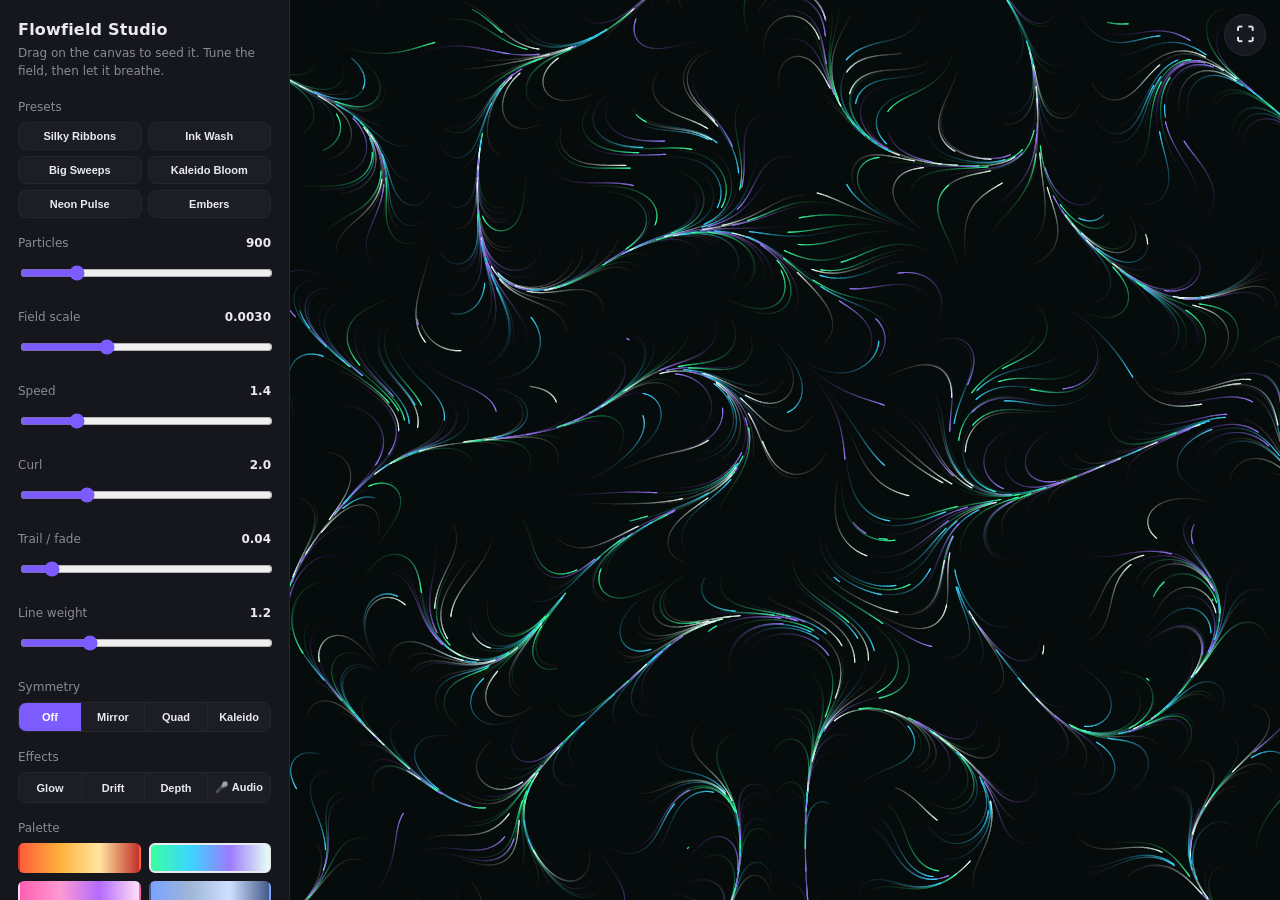
<file: index.html>
<!DOCTYPE html>
<html lang="en">
<head>
<meta charset="UTF-8" />
<meta name="viewport" content="width=device-width, initial-scale=1.0, maximum-scale=1.0, user-scalable=no" />
<title>Flowfield Studio — make something</title>
<style>
  :root {
    --bg: #0e0e12;
    --panel: #16161d;
    --ink: #e9e9f0;
    --muted: #8a8a99;
    --accent: #7c5cff;
    --rec: #ff4d5e;
    --line: #26262f;
  }
  * { box-sizing: border-box; -webkit-tap-highlight-color: transparent; }
  html, body { margin: 0; height: 100%; }
  body {
    background: var(--bg);
    color: var(--ink);
    font: 14px/1.5 ui-sans-serif, system-ui, -apple-system, "Segoe UI", Roboto, sans-serif;
    display: grid;
    grid-template-columns: 290px 1fr;
    height: 100vh;
    height: 100dvh;
    overflow: hidden;
  }
  aside {
    background: var(--panel);
    border-right: 1px solid var(--line);
    padding: 18px;
    overflow-y: auto;
    -webkit-overflow-scrolling: touch;
  }
  h1 { font-size: 16px; margin: 0 0 2px; letter-spacing: .2px; }
  .sub { color: var(--muted); font-size: 12px; margin: 0 0 18px; }
  .group { margin-bottom: 16px; }
  label { display: flex; justify-content: space-between; font-size: 12px; color: var(--muted); margin-bottom: 6px; }
  label b { color: var(--ink); font-weight: 600; font-variant-numeric: tabular-nums; }
  input[type=range] { width: 100%; accent-color: var(--accent); height: 26px; }
  .palettes { display: grid; grid-template-columns: repeat(2, 1fr); gap: 8px; }
  .swatch { height: 30px; border-radius: 6px; cursor: pointer; border: 2px solid transparent; position: relative; }
  .swatch.active { border-color: var(--ink); }
  .swatch.custom::after { content: '★'; position:absolute; top:1px; right:5px; font-size:10px; color:#000; mix-blend-mode: difference; }
  .custom-edit { margin-top: 10px; padding: 10px; background:#11111a; border:1px solid var(--line); border-radius:8px; }
  .chips { display:flex; gap:8px; flex-wrap:wrap; align-items:center; }
  .chips input[type=color] {
    width: 34px; height: 34px; padding:0; border:1px solid var(--line); border-radius:8px;
    background:none; cursor:pointer;
  }
  .chips input[type=color]::-webkit-color-swatch-wrapper { padding:2px; }
  .chips input[type=color]::-webkit-color-swatch { border:none; border-radius:6px; }
  .mini { font-size:11px; color:var(--muted); margin:0 0 8px; }
  .row { display: grid; grid-template-columns: 1fr 1fr; gap: 8px; }
  .presets { display:flex; flex-wrap:wrap; gap:6px; }
  .presets button { width:auto; flex:1 1 40%; padding:7px 8px; font-size:11px; }
  .seg { display:flex; border:1px solid var(--line); border-radius:8px; overflow:hidden; }
  .seg button { width:auto; flex:1; border:none; border-left:1px solid var(--line); border-radius:0; padding:8px 4px; font-size:11px; background:#1d1d26; }
  .seg button:first-child { border-left:none; }
  .seg button.on { background:var(--accent); color:#fff; }
  #gallery { display:grid; grid-template-columns:repeat(3,1fr); gap:6px; margin-top:8px; }
  .thumb { height:44px; border-radius:6px; background-size:cover; background-position:center; cursor:pointer; border:1px solid var(--line); }
  .thumb:hover { border-color:var(--accent); }
  button {
    width: 100%; padding: 11px; border: 1px solid var(--line); background: #1d1d26;
    color: var(--ink); border-radius: 8px; cursor: pointer; font-size: 13px; font-weight: 600;
    transition: background .12s, border-color .12s; touch-action: manipulation;
  }
  button:hover { background: #24242f; border-color: var(--accent); }
  button.primary { background: var(--accent); border-color: var(--accent); }
  button.primary:hover { filter: brightness(1.1); }
  button.rec-on { background: var(--rec); border-color: var(--rec); color:#fff; }
  .hint { color: var(--muted); font-size: 11px; margin-top: 14px; line-height: 1.6; }
  .hint kbd { background:#1d1d26; border:1px solid var(--line); border-radius:4px; padding:1px 5px; font-size:10px; }
  main { position: relative; }
  canvas { display: block; width: 100%; height: 100%; cursor: crosshair; touch-action: none; }
  .toast {
    position: absolute; left: 50%; bottom: 22px; transform: translateX(-50%);
    background: #1d1d26; border: 1px solid var(--line); padding: 8px 14px; border-radius: 8px;
    font-size: 12px; color: var(--muted); opacity: 0; transition: opacity .25s; pointer-events: none;
    max-width: 80%; text-align:center;
  }
  .toast.show { opacity: 1; }
  .fab {
    position:absolute; width:42px; height:42px; padding:0; border-radius:50%;
    display:flex; align-items:center; justify-content:center; font-size:18px;
    background:#1d1d26cc; backdrop-filter: blur(6px); border:1px solid var(--line);
  }
  #fullscreen { top:14px; right:14px; }
  #panelToggle { top:14px; left:14px; display:none; z-index:30; }
  .rec-dot { position:absolute; top:16px; left:50%; transform:translateX(-50%);
    display:none; align-items:center; gap:7px; font-size:12px; color:#fff;
    background:#000a; border:1px solid var(--rec); padding:5px 11px; border-radius:20px; }
  .rec-dot.show { display:flex; }
  .rec-dot i { width:9px; height:9px; border-radius:50%; background:var(--rec); animation:blink 1s infinite; }
  @keyframes blink { 50% { opacity:.25; } }

  @media (max-width: 720px) {
    body { grid-template-columns: 1fr; }
    aside {
      position: fixed; inset: 0 auto 0 0; width: min(86vw, 320px); z-index: 20;
      transform: translateX(-100%); transition: transform .25s ease; box-shadow: 0 0 40px #000a;
    }
    body.panel-open aside { transform: translateX(0); }
    #panelToggle { display:flex; }
    main { grid-column: 1; }
  }
</style>
</head>
<body>
<aside id="panel">
  <h1>Flowfield Studio</h1>
  <p class="sub">Drag on the canvas to seed it. Tune the field, then let it breathe.</p>

  <div class="group">
    <label>Presets</label>
    <div class="presets" id="presets"></div>
  </div>

  <div class="group">
    <label>Particles <b id="vCount">900</b></label>
    <input id="count" type="range" min="100" max="4000" step="50" value="900" />
  </div>
  <div class="group">
    <label>Field scale <b id="vScale">0.0030</b></label>
    <input id="scale" type="range" min="5" max="80" step="1" value="30" />
  </div>
  <div class="group">
    <label>Speed <b id="vSpeed">1.4</b></label>
    <input id="speed" type="range" min="2" max="60" step="1" value="14" />
  </div>
  <div class="group">
    <label>Curl <b id="vCurl">2.0</b></label>
    <input id="curl" type="range" min="0" max="80" step="1" value="20" />
  </div>
  <div class="group">
    <label>Trail / fade <b id="vFade">0.04</b></label>
    <input id="fade" type="range" min="0" max="40" step="1" value="4" />
  </div>
  <div class="group">
    <label>Line weight <b id="vWeight">1.2</b></label>
    <input id="weight" type="range" min="2" max="40" step="1" value="12" />
  </div>

  <div class="group">
    <label>Symmetry</label>
    <div class="seg" id="symSeg">
      <button data-sym="off" class="on">Off</button>
      <button data-sym="mirror">Mirror</button>
      <button data-sym="quad">Quad</button>
      <button data-sym="kaleido">Kaleido</button>
    </div>
  </div>

  <div class="group">
    <label>Effects</label>
    <div class="seg" id="fxSeg">
      <button data-fx="glow">Glow</button>
      <button data-fx="drift">Drift</button>
      <button data-fx="depth">Depth</button>
      <button data-fx="audio">🎤 Audio</button>
    </div>
  </div>

  <div class="group">
    <label>Palette</label>
    <div class="palettes" id="palettes"></div>
    <div class="custom-edit">
      <p class="mini">Your palette — tap a swatch to change it.</p>
      <div class="chips" id="chips"></div>
    </div>
    <button id="imgBtn" style="margin-top:10px">🖼 Paint from an image…</button>
    <input type="file" id="imgInput" accept="image/*" hidden />
  </div>

  <div class="group">
    <button id="writeModeBtn">✍️ Write with your finger</button>
    <p class="mini" style="margin-top:6px">Turn on, then draw on the canvas — your strokes linger crisply, then drift away into the flow.</p>
  </div>

  <div class="group">
    <button id="paintBtn">🖌 Paint mode (blank canvas)</button>
  </div>

  <div class="group row">
    <button id="reseed">Reseed</button>
    <button id="clear">Clear</button>
  </div>
  <div class="group row">
    <button id="play" class="primary">Pause</button>
    <button id="save">Save PNG</button>
  </div>
  <div class="group row">
    <button id="surprise">🎲 Surprise me</button>
    <button id="share">🔗 Share link</button>
  </div>
  <div class="group">
    <button id="record">● Record video</button>
  </div>

  <div class="group">
    <label>Gallery</label>
    <button id="saveLook">💾 Save this look</button>
    <div id="gallery"></div>
  </div>

  <p class="hint">
    <b style="color:var(--ink)">Tips</b><br>
    • Drag to inject particles where you click.<br>
    • <kbd>Space</kbd> play · <kbd>R</kbd> reseed · <kbd>C</kbd> clear · <kbd>S</kbd> save · <kbd>V</kbd> record · <kbd>F</kbd> fullscreen · <kbd>X</kbd> symmetry · <kbd>G</kbd> surprise.<br>
    • <b>🎤 Audio</b> reacts to your mic — play music and watch it pulse.<br>
    • <b>Glow</b> + dark palette = neon. <b>Drift</b> keeps the field alive.<br>
    • Click a gallery thumbnail to reload it · Shift-click to delete.
  </p>
</aside>

<main>
  <canvas id="c"></canvas>
  <button id="panelToggle" class="fab" title="Controls" aria-label="Toggle controls">☰</button>
  <button id="fullscreen" class="fab" title="Fullscreen (F)" aria-label="Fullscreen">⛶</button>
  <div class="rec-dot" id="recDot"><i></i><span id="recTime">REC 0:00</span></div>
  <div class="toast" id="toast"></div>
</main>

<script>
(() => {
  const canvas = document.getElementById('c');
  const ctx = canvas.getContext('2d', { alpha: false });
  let W, H, DPR;

  // ---- Palettes -------------------------------------------------------------
  const PALETTES = [
    { name: 'Ember',   bg: '#100a0a', cols: ['#ff5d3b','#ffb03b','#ffe6a0','#c4302b'] },
    { name: 'Aurora',  bg: '#06120f', cols: ['#39ffa0','#3bd6ff','#9c7bff','#e6fff4'] },
    { name: 'Bloom',   bg: '#120612', cols: ['#ff5fb0','#ff9ad1','#b46bff','#ffe0f3'] },
    { name: 'Slate',   bg: '#0c0e12', cols: ['#7aa2ff','#9fb6d6','#cfe0ff','#445a8a'] },
    { name: 'Citrus',  bg: '#0e1206', cols: ['#d6ff3b','#9cff5f','#fff07a','#5fd66b'] },
    { name: 'Mono',    bg: '#0a0a0a', cols: ['#ffffff','#bdbdbd','#7a7a7a','#e8e8e8'] },
  ];
  const CUSTOM = { name: 'Custom', bg: '#0b0b10', cols: ['#ff7ac6','#7c5cff','#3bd6ff','#ffe6a0'] };
  const allPalettes = [...PALETTES, CUSTOM];
  let palette = PALETTES[1];

  // ---- State flags ----------------------------------------------------------
  let glow = false, drift = false, depth = false, paint = false;
  const audioState = { on: false, ac: null, analyser: null, data: null, stream: null, level: 0 };

  // Image source (paint particles with a photo's colors)
  let imageMode = false, imgData = null, currentImg = null;
  const pointer = { x: 0, y: 0 };

  // ---- Value noise (compact, seedable) --------------------------------------
  function makeNoise(seed) {
    let s = seed >>> 0;
    const rnd = () => (s = (s * 1664525 + 1013904223) >>> 0) / 4294967296;
    const perm = Array.from({length:256}, (_,i)=>i);
    for (let i = 255; i > 0; i--) { const j = (rnd()*(i+1))|0; [perm[i],perm[j]]=[perm[j],perm[i]]; }
    const p = new Uint8Array(512);
    for (let i = 0; i < 512; i++) p[i] = perm[i & 255];
    const fade = t => t*t*t*(t*(t*6-15)+10);
    const lerp = (a,b,t) => a+(b-a)*t;
    const grad = (h,x,y) => { const u = h&1?x:-x, v = h&2?y:-y; return u+v; };
    return (x,y) => {
      const X = Math.floor(x)&255, Y = Math.floor(y)&255;
      x -= Math.floor(x); y -= Math.floor(y);
      const u = fade(x);
      const a = p[X]+Y, b = p[X+1]+Y;
      return lerp(
        lerp(grad(p[a], x, y),     grad(p[b], x-1, y),     u),
        lerp(grad(p[a+1], x, y-1), grad(p[b+1], x-1, y-1), u),
        fade(y)
      );
    };
  }
  let noise = makeNoise((Math.random()*1e9)|0);

  // ---- Particles ------------------------------------------------------------
  let particles = [];
  const params = { count:900, scale:0.003, speed:1.4, curl:2.0, fade:0.04, weight:1.2 };
  const pick = () => palette.cols[(Math.random()*palette.cols.length)|0];
  function sampleImg(x, y) {
    x = x < 0 ? 0 : x >= W ? W-1 : x|0;
    y = y < 0 ? 0 : y >= H ? H-1 : y|0;
    const i = (y*W + x)*4, d = imgData.data;
    return `rgb(${d[i]},${d[i+1]},${d[i+2]})`;
  }
  const colorFor = (x, y) => (imageMode && imgData) ? sampleImg(x, y) : pick();

  function spawn(n, x, y, r) {
    for (let i = 0; i < n; i++) {
      const px = x === undefined ? Math.random()*W : x + (Math.random()-0.5)*r;
      const py = y === undefined ? Math.random()*H : y + (Math.random()-0.5)*r;
      particles.push({ x: px, y: py, c: colorFor(px, py), life: 200 + Math.random()*400, z: Math.random(), hold: 0 });
    }
  }
  function reseed() {
    noise = makeNoise((Math.random()*1e9)|0);
    particles = [];
    if (!paint) spawn(params.count|0);
  }
  function clear() { ctx.globalCompositeOperation = 'source-over'; ctx.fillStyle = palette.bg; ctx.fillRect(0, 0, W, H); }

  // ---- Symmetry -------------------------------------------------------------
  let symmetry = 'off';
  let transforms = [(x,y,o)=>{o[0]=x;o[1]=y;}];
  function buildTransforms(mode) {
    const cx = W/2, cy = H/2;
    const id = (x,y,o)=>{o[0]=x;o[1]=y;};
    if (mode === 'mirror') return [id, (x,y,o)=>{o[0]=W-x;o[1]=y;}];
    if (mode === 'quad')   return [id, (x,y,o)=>{o[0]=W-x;o[1]=y;}, (x,y,o)=>{o[0]=x;o[1]=H-y;}, (x,y,o)=>{o[0]=W-x;o[1]=H-y;}];
    if (mode === 'kaleido') {
      const N = 6, ts = [];
      for (let k = 0; k < N; k++) {
        const ang = k*2*Math.PI/N, c = Math.cos(ang), s = Math.sin(ang);
        ts.push((x,y,o)=>{ const dx=x-cx, dy=y-cy; o[0]=cx+dx*c-dy*s; o[1]=cy+dx*s+dy*c; });
        ts.push((x,y,o)=>{ const dx=x-cx, dy=cy-y; o[0]=cx+dx*c-dy*s; o[1]=cy+dx*s+dy*c; });
      }
      return ts;
    }
    return [id];
  }
  function rebuildTransforms() { transforms = buildTransforms(symmetry); }

  // ---- Audio analysis -------------------------------------------------------
  function sampleAudio() {
    if (!audioState.on || !audioState.analyser) return 1;
    audioState.analyser.getByteFrequencyData(audioState.data);
    let sum = 0; const N = 16;            // low end = bass / beat
    for (let i = 0; i < N; i++) sum += audioState.data[i];
    const level = sum / (N * 255);
    audioState.level += (level - audioState.level) * 0.4;   // smooth
    if (audioState.level > 0.55 && Math.random() < 0.35) spawn(30); // beat burst
    return 1 + audioState.level * 3;
  }

  // ---- Simulation -----------------------------------------------------------
  function step() {
    ctx.globalCompositeOperation = 'source-over';
    if (params.fade > 0) {
      ctx.fillStyle = hexAlpha(palette.bg, params.fade);
      ctx.fillRect(0, 0, W, H);
    }
    if (glow) ctx.globalCompositeOperation = 'lighter';
    if (!depth) ctx.lineWidth = params.weight;
    ctx.lineCap = 'round';

    const boost = sampleAudio();
    const sc = params.scale, sp = params.speed * boost, curl = params.curl;
    let dx = 0, dy = 0;
    if (drift) { const t = performance.now(); dx = Math.sin(t*0.00020)*180; dy = Math.cos(t*0.00017)*180; }
    // camera sway for parallax 3D
    let camX = 0, camY = 0;
    if (depth) {
      const t = performance.now();
      camX = Math.sin(t*0.0003)*40 + (pointer.x - W/2)*0.06;
      camY = Math.cos(t*0.00025)*30 + (pointer.y - H/2)*0.06;
    }
    const ts = transforms, single = ts.length === 1;
    const a = [0,0], b = [0,0];
    let anyDead = false;
    for (let i = 0; i < particles.length; i++) {
      const pt = particles[i];
      if (pt.hold > 0) {            // word holds crisply, then releases into the flow
        pt.hold--;
        ctx.fillStyle = pt.c;
        ctx.fillRect(pt.x - 1.5, pt.y - 1.5, 3, 3);
        continue;
      }
      const pspeed = depth ? sp * (0.5 + pt.z) : sp;
      const ang = noise((pt.x+dx)*sc, (pt.y+dy)*sc) * Math.PI * (2 + curl);
      const x0 = pt.x, y0 = pt.y;
      pt.x += Math.cos(ang) * pspeed; pt.y += Math.sin(ang) * pspeed;
      // parallax offset (depth read as nearness)
      let qx0 = x0, qy0 = y0, qx1 = pt.x, qy1 = pt.y;
      if (depth) {
        const par = pt.z - 0.5;
        qx0 += par*camX; qx1 += par*camX; qy0 += par*camY; qy1 += par*camY;
        ctx.lineWidth = params.weight * (0.35 + pt.z*1.3);
      }
      ctx.strokeStyle = pt.c;
      if (single) {
        ctx.beginPath(); ctx.moveTo(qx0, qy0); ctx.lineTo(qx1, qy1); ctx.stroke();
      } else {
        for (let t = 0; t < ts.length; t++) {
          ts[t](qx0, qy0, a); ts[t](qx1, qy1, b);
          ctx.beginPath(); ctx.moveTo(a[0], a[1]); ctx.lineTo(b[0], b[1]); ctx.stroke();
        }
      }
      if (--pt.life <= 0 || pt.x < -20 || pt.x > W+20 || pt.y < -20 || pt.y > H+20) {
        if (paint) { pt.dead = true; anyDead = true; }
        else {
          pt.x = Math.random()*W; pt.y = Math.random()*H; pt.z = Math.random();
          pt.life = 200 + Math.random()*400; pt.c = colorFor(pt.x, pt.y);
        }
      }
    }
    if (anyDead) particles = particles.filter(p => !p.dead);
    ctx.globalCompositeOperation = 'source-over';
  }
  function hexAlpha(hex, a) {
    const n = parseInt(hex.slice(1), 16);
    return `rgba(${(n>>16)&255},${(n>>8)&255},${n&255},${a})`;
  }

  // ---- Loop -----------------------------------------------------------------
  let playing = true;
  function frame() { if (playing) step(); requestAnimationFrame(frame); }

  // ---- Sizing ---------------------------------------------------------------
  function resize() {
    DPR = Math.min(window.devicePixelRatio || 1, 2);
    const r = canvas.getBoundingClientRect();
    W = Math.round(r.width); H = Math.round(r.height);
    canvas.width = W * DPR; canvas.height = H * DPR;
    ctx.setTransform(DPR, 0, 0, DPR, 0, 0);
    rebuildTransforms();
    if (currentImg) buildImageData(currentImg);
    clear();
  }
  window.addEventListener('resize', resize);

  // ---- Controls registry + slider wiring ------------------------------------
  const controls = {};
  const bind = (id, fn, fmt) => {
    const el = document.getElementById(id);
    const out = document.getElementById('v' + id[0].toUpperCase() + id.slice(1));
    const update = () => { fn(+el.value); if (out) out.textContent = fmt(+el.value); };
    el.addEventListener('input', update); update();
    controls[id] = { el, update };
  };
  bind('count',  v => { params.count=v; if (paint) return; const t=v|0; if (t>particles.length) spawn(t-particles.length); else particles.length=t; }, v=>v|0);
  bind('scale',  v => params.scale = v/10000, v => (v/10000).toFixed(4));
  bind('speed',  v => params.speed = v/10,    v => (v/10).toFixed(1));
  bind('curl',   v => params.curl  = v/10,    v => (v/10).toFixed(1));
  bind('fade',   v => params.fade  = v/100,   v => (v/100).toFixed(2));
  bind('weight', v => params.weight= v/10,    v => (v/10).toFixed(1));

  // ---- Palettes UI ----------------------------------------------------------
  const palWrap = document.getElementById('palettes');
  const swatches = [];
  const refreshSwatch = (el, p) => el.style.background = `linear-gradient(90deg, ${p.cols.join(',')})`;
  function setPalette(p) {
    palette = p; imageMode = false;
    swatches.forEach((s, i) => s.classList.toggle('active', allPalettes[i] === p));
    clear();
    particles.forEach(pt => pt.c = pick());
  }
  const selectPaletteByName = name => { const p = allPalettes.find(x => x.name === name); if (p) setPalette(p); };
  allPalettes.forEach((p) => {
    const d = document.createElement('div');
    d.className = 'swatch' + (p === palette ? ' active' : '') + (p === CUSTOM ? ' custom' : '');
    refreshSwatch(d, p);
    d.title = p.name;
    d.onclick = () => setPalette(p);
    palWrap.appendChild(d); swatches.push(d);
  });
  const customSwatch = swatches[swatches.length - 1];

  const chips = document.getElementById('chips');
  CUSTOM.cols.forEach((col, i) => {
    const input = document.createElement('input');
    input.type = 'color'; input.value = col;
    input.oninput = () => {
      CUSTOM.cols[i] = input.value;
      refreshSwatch(customSwatch, CUSTOM);
      if (palette === CUSTOM) particles.forEach(pt => { if (Math.random() < .4) pt.c = pick(); });
    };
    chips.appendChild(input);
  });

  // ---- Symmetry UI ----------------------------------------------------------
  const symSeg = document.getElementById('symSeg');
  const symButtons = [...symSeg.querySelectorAll('button')];
  function setSymmetry(mode) {
    symmetry = mode; rebuildTransforms();
    symButtons.forEach(b => b.classList.toggle('on', b.dataset.sym === mode));
    clear();
  }
  symButtons.forEach(b => b.onclick = () => setSymmetry(b.dataset.sym));

  // ---- Effects UI -----------------------------------------------------------
  const fxSeg = document.getElementById('fxSeg');
  const setFx = (name, on) => { const b = fxSeg.querySelector(`[data-fx="${name}"]`); if (b) b.classList.toggle('on', on); };
  fxSeg.querySelectorAll('button').forEach(b => {
    b.onclick = () => {
      const fx = b.dataset.fx;
      if (fx === 'glow')  { glow = !glow; setFx('glow', glow); clear(); toast(glow ? 'Glow on ✨' : 'Glow off'); }
      else if (fx === 'drift') { drift = !drift; setFx('drift', drift); toast(drift ? 'Drift on 🌬' : 'Drift off'); }
      else if (fx === 'depth') { depth = !depth; setFx('depth', depth); clear(); toast(depth ? 'Depth on — move your cursor 🪐' : 'Depth off'); }
      else if (fx === 'audio') toggleAudio();
    };
  });

  async function toggleAudio() {
    if (audioState.on) {
      audioState.stream?.getTracks().forEach(t => t.stop());
      audioState.ac?.close().catch(()=>{});
      audioState.on = false; audioState.level = 0; setFx('audio', false);
      toast('Mic off'); return;
    }
    try {
      const stream = await navigator.mediaDevices.getUserMedia({ audio: true });
      const ac = new (window.AudioContext || window.webkitAudioContext)();
      const src = ac.createMediaStreamSource(stream);
      const an = ac.createAnalyser(); an.fftSize = 256; src.connect(an);
      Object.assign(audioState, { on: true, ac, analyser: an, data: new Uint8Array(an.frequencyBinCount), stream });
      setFx('audio', true); toast('🎤 Audio reactive — play some music!');
    } catch (e) { toast('Mic access denied'); }
  }

  // ---- Image source ---------------------------------------------------------
  function buildImageData(img) {
    const off = document.createElement('canvas');
    off.width = W; off.height = H;
    const o = off.getContext('2d');
    o.fillStyle = '#000'; o.fillRect(0, 0, W, H);
    const ar = img.width / img.height, cr = W / H;     // cover-fit
    let dw, dh;
    if (ar > cr) { dh = H; dw = H * ar; } else { dw = W; dh = W / ar; }
    o.drawImage(img, (W-dw)/2, (H-dh)/2, dw, dh);
    imgData = o.getImageData(0, 0, W, H);
  }
  function loadImageFile(file) {
    if (!file || !file.type.startsWith('image/')) { toast('That is not an image'); return; }
    const url = URL.createObjectURL(file);
    const img = new Image();
    img.onload = () => {
      currentImg = img; buildImageData(img); imageMode = true;
      swatches.forEach(s => s.classList.remove('active'));
      clear();
      particles.forEach(pt => pt.c = colorFor(pt.x, pt.y));
      URL.revokeObjectURL(url);
      toast('Image loaded 🖼 — particles now paint with its colors');
    };
    img.onerror = () => { URL.revokeObjectURL(url); toast('Could not load that image'); };
    img.src = url;
  }
  const imgInput = document.getElementById('imgInput');
  document.getElementById('imgBtn').onclick = () => imgInput.click();
  imgInput.onchange = e => { if (e.target.files[0]) loadImageFile(e.target.files[0]); imgInput.value = ''; };
  // drag & drop anywhere on the canvas
  ['dragenter','dragover'].forEach(ev => canvas.addEventListener(ev, e => { e.preventDefault(); }));
  canvas.addEventListener('drop', e => {
    e.preventDefault();
    const f = e.dataTransfer?.files?.[0];
    if (f) loadImageFile(f);
  });

  // ---- Paint mode (start blank, build by touch) -----------------------------
  const paintBtn = document.getElementById('paintBtn');
  paintBtn.onclick = () => {
    paint = !paint;
    paintBtn.classList.toggle('primary', paint);
    if (paint) { particles = []; clear(); toast('Paint mode — drag on the canvas to build'); }
    else { reseed(); toast('Paint mode off'); }
  };

  // ---- Write with finger gestures (strokes linger, then fade) ---------------
  let writeMode = false;
  const writeModeBtn = document.getElementById('writeModeBtn');
  writeModeBtn.onclick = () => {
    writeMode = !writeMode;
    writeModeBtn.classList.toggle('primary', writeMode);
    canvas.style.cursor = writeMode ? 'text' : 'crosshair';
    toast(writeMode ? '✍️ Write mode — draw on the canvas' : 'Write mode off');
  };
  // lay down held particles along a gesture segment (interpolated for smooth strokes)
  function writeStroke(x0, y0, x1, y1) {
    const dx = x1 - x0, dy = y1 - y0;
    const steps = Math.max(1, Math.round(Math.hypot(dx, dy) / 3));
    for (let s = 0; s <= steps; s++) {
      const t = s / steps, bx = x0 + dx*t, by = y0 + dy*t;
      for (let k = 0; k < 2; k++) {          // a little thickness across the stroke
        particles.push({
          x: bx + (Math.random()-0.5)*4, y: by + (Math.random()-0.5)*4,
          c: colorFor(bx, by), life: 150 + Math.random()*180, z: Math.random(),
          hold: 75 + Math.random()*55,
        });
      }
    }
    if (particles.length > 9000) particles.splice(0, particles.length - 9000);
  }

  // ---- Presets --------------------------------------------------------------
  const PRESETS = {
    'Silky Ribbons': { count:1200, scale:28, speed:12, curl:60, fade:2,  weight:8,  pal:'Aurora', sym:'off' },
    'Ink Wash':      { count:600,  scale:22, speed:8,  curl:10, fade:28, weight:34, pal:'Mono',   sym:'off' },
    'Big Sweeps':    { count:1500, scale:8,  speed:40, curl:12, fade:5,  weight:10, pal:'Slate',  sym:'mirror' },
    'Kaleido Bloom': { count:1000, scale:30, speed:14, curl:30, fade:4,  weight:9,  pal:'Bloom',  sym:'kaleido', drift:1 },
    'Neon Pulse':    { count:1600, scale:40, speed:18, curl:8,  fade:3,  weight:7,  pal:'Citrus', sym:'quad', glow:1 },
    'Embers':        { count:1400, scale:35, speed:16, curl:50, fade:6,  weight:8,  pal:'Ember',  sym:'mirror', glow:1 },
  };
  const presetWrap = document.getElementById('presets');
  Object.keys(PRESETS).forEach(name => {
    const b = document.createElement('button');
    b.textContent = name;
    b.onclick = () => { applyState(PRESETS[name]); toast(name); };
    presetWrap.appendChild(b);
  });

  // ---- State get / apply ----------------------------------------------------
  const SLIDER_KEYS = ['count','scale','speed','curl','fade','weight'];
  function applyState(s) {
    if (s.cols) {
      s.cols.forEach((c, i) => { if (CUSTOM.cols[i] !== undefined) CUSTOM.cols[i] = c; });
      refreshSwatch(customSwatch, CUSTOM);
      [...chips.children].forEach((inp, i) => { if (s.cols[i]) inp.value = s.cols[i]; });
    }
    SLIDER_KEYS.forEach(k => {
      if (s[k] != null && controls[k]) { controls[k].el.value = s[k]; controls[k].update(); }
    });
    if (s.pal) selectPaletteByName(s.pal);
    if (s.sym) setSymmetry(s.sym);
    glow = !!+s.glow; setFx('glow', glow);
    drift = !!+s.drift; setFx('drift', drift);
    depth = !!+s.depth; setFx('depth', depth);
    clear();
  }
  function getState() {
    const s = {};
    SLIDER_KEYS.forEach(k => s[k] = +controls[k].el.value);
    s.pal = palette.name; s.sym = symmetry;
    s.glow = glow ? 1 : 0; s.drift = drift ? 1 : 0; s.depth = depth ? 1 : 0;
    if (palette === CUSTOM) s.cols = CUSTOM.cols.slice();
    return s;
  }

  // ---- Buttons / toast ------------------------------------------------------
  const toast = (msg) => {
    const t = document.getElementById('toast');
    t.textContent = msg; t.classList.add('show');
    clearTimeout(t._t); t._t = setTimeout(() => t.classList.remove('show'), 1600);
  };
  document.getElementById('reseed').onclick = () => { reseed(); toast('Reseeded the field'); };
  document.getElementById('clear').onclick  = () => { clear(); toast('Canvas cleared'); };
  const playBtn = document.getElementById('play');
  playBtn.onclick = () => { playing = !playing; playBtn.textContent = playing ? 'Pause' : 'Play'; };

  document.getElementById('save').onclick = save;
  function save() {
    const a = document.createElement('a');
    a.download = `flowfield-${Date.now()}.png`;
    a.href = canvas.toDataURL('image/png'); a.click();
    toast('Saved PNG');
  }

  document.getElementById('surprise').onclick = surprise;
  function surprise() {
    const rnd = (a,b) => Math.round(a + Math.random()*(b-a));
    const syms = ['off','mirror','quad','kaleido'];
    const names = allPalettes.map(p => p.name);
    applyState({
      count: rnd(400,2500), scale: rnd(6,60), speed: rnd(6,45),
      curl: rnd(0,75), fade: rnd(1,20), weight: rnd(4,28),
      pal: names[(Math.random()*names.length)|0],
      sym: syms[(Math.random()*syms.length)|0],
      glow: Math.random() < 0.5 ? 1 : 0, drift: Math.random() < 0.5 ? 1 : 0,
      depth: Math.random() < 0.4 ? 1 : 0,
    });
    reseed();
    toast('Surprise! 🎲');
  }

  document.getElementById('share').onclick = shareLink;
  function shareLink() {
    const s = getState();
    const p = new URLSearchParams();
    SLIDER_KEYS.forEach(k => p.set(k, s[k]));
    p.set('pal', s.pal); p.set('sym', s.sym);
    p.set('glow', s.glow); p.set('drift', s.drift); p.set('depth', s.depth);
    if (s.cols) p.set('cols', s.cols.map(c => c.replace('#','')).join('-'));
    const hash = p.toString();
    location.hash = hash;
    const url = location.origin + location.pathname + '#' + hash;
    if (navigator.clipboard) navigator.clipboard.writeText(url).then(() => toast('Share link copied! 🔗'), () => toast('Link is in the address bar'));
    else toast('Link is in the address bar');
  }
  function loadFromHash() {
    if (!location.hash) return;
    const p = new URLSearchParams(location.hash.slice(1));
    const s = {};
    SLIDER_KEYS.forEach(k => { if (p.get(k) != null) s[k] = +p.get(k); });
    if (p.get('pal')) s.pal = p.get('pal');
    if (p.get('sym')) s.sym = p.get('sym');
    if (p.get('glow') != null) s.glow = +p.get('glow');
    if (p.get('drift') != null) s.drift = +p.get('drift');
    if (p.get('depth') != null) s.depth = +p.get('depth');
    if (p.get('cols')) s.cols = p.get('cols').split('-').map(c => '#' + c);
    applyState(s);
  }

  // ---- Gallery (localStorage) -----------------------------------------------
  const GKEY = 'flowfield-gallery';
  const galleryEl = document.getElementById('gallery');
  const loadGallery = () => { try { return JSON.parse(localStorage.getItem(GKEY)) || []; } catch (e) { return []; } };
  const saveGallery = (g) => { try { localStorage.setItem(GKEY, JSON.stringify(g)); } catch (e) {} };
  function makeThumb() {
    const tw = 120, th = Math.max(1, Math.round(tw * H / W));
    const t = document.createElement('canvas'); t.width = tw; t.height = th;
    t.getContext('2d').drawImage(canvas, 0, 0, tw, th);
    return t.toDataURL('image/jpeg', 0.6);
  }
  function renderGallery() {
    const g = loadGallery();
    galleryEl.innerHTML = '';
    if (!g.length) { galleryEl.innerHTML = '<p class="mini" style="grid-column:1/-1">No saved looks yet.</p>'; return; }
    g.forEach((item, idx) => {
      const d = document.createElement('div');
      d.className = 'thumb';
      d.style.backgroundImage = `url(${item.thumb})`;
      d.title = 'Click to load · Shift-click to delete';
      d.onclick = (e) => {
        if (e.shiftKey) { const arr = loadGallery(); arr.splice(idx, 1); saveGallery(arr); renderGallery(); toast('Deleted'); }
        else { applyState(item.state); reseed(); toast('Loaded look'); }
      };
      galleryEl.appendChild(d);
    });
  }
  document.getElementById('saveLook').onclick = () => {
    const g = loadGallery();
    g.unshift({ state: getState(), thumb: makeThumb() });
    if (g.length > 12) g.length = 12;
    saveGallery(g); renderGallery(); toast('Look saved 💾');
  };

  // ---- Video recording (MediaRecorder → WebM) -------------------------------
  let recorder = null, chunks = [], recStart = 0, recTimer = null;
  const recBtn = document.getElementById('record');
  const recDot = document.getElementById('recDot');
  const recTime = document.getElementById('recTime');
  function pickMime() {
    const opts = ['video/webm;codecs=vp9','video/webm;codecs=vp8','video/webm','video/mp4'];
    return opts.find(t => window.MediaRecorder && MediaRecorder.isTypeSupported(t)) || '';
  }
  function toggleRecord() {
    if (recorder && recorder.state !== 'inactive') { recorder.stop(); return; }
    if (!canvas.captureStream || !window.MediaRecorder) { toast('Recording not supported in this browser'); return; }
    const mime = pickMime();
    const stream = canvas.captureStream(60);
    try { recorder = new MediaRecorder(stream, mime ? { mimeType: mime, videoBitsPerSecond: 12e6 } : undefined); }
    catch (e) { toast('Recording failed to start'); return; }
    chunks = [];
    recorder.ondataavailable = e => { if (e.data.size) chunks.push(e.data); };
    recorder.onstop = () => {
      const ext = (recorder.mimeType || mime).includes('mp4') ? 'mp4' : 'webm';
      const blob = new Blob(chunks, { type: chunks[0]?.type || 'video/webm' });
      const a = document.createElement('a');
      a.download = `flowfield-${Date.now()}.${ext}`;
      a.href = URL.createObjectURL(blob); a.click();
      setTimeout(() => URL.revokeObjectURL(a.href), 4000);
      recBtn.classList.remove('rec-on'); recBtn.textContent = '● Record video';
      recDot.classList.remove('show'); clearInterval(recTimer);
      toast(`Saved ${ext.toUpperCase()} video`);
    };
    recorder.start();
    recStart = Date.now();
    recBtn.classList.add('rec-on'); recBtn.textContent = '■ Stop recording';
    recDot.classList.add('show');
    const tick = () => {
      const s = Math.floor((Date.now() - recStart) / 1000);
      recTime.textContent = `REC ${Math.floor(s/60)}:${String(s%60).padStart(2,'0')}`;
    };
    tick(); recTimer = setInterval(tick, 500);
  }
  recBtn.onclick = toggleRecord;

  // ---- Fullscreen -----------------------------------------------------------
  const fsBtn = document.getElementById('fullscreen');
  function toggleFullscreen() {
    if (!document.fullscreenElement) (document.documentElement.requestFullscreen?.() || Promise.reject()).catch(()=>toast('Fullscreen blocked'));
    else document.exitFullscreen?.();
  }
  fsBtn.onclick = toggleFullscreen;
  document.addEventListener('fullscreenchange', () => setTimeout(resize, 60));

  // ---- Mobile panel toggle --------------------------------------------------
  const panelToggle = document.getElementById('panelToggle');
  panelToggle.onclick = () => document.body.classList.toggle('panel-open');
  canvas.addEventListener('pointerdown', () => document.body.classList.remove('panel-open'));

  // ---- Drag / touch: inject particles, or write strokes in write mode -------
  let dragging = false, lastX = 0, lastY = 0;
  const evPos = (e) => { const r = canvas.getBoundingClientRect(); return [e.clientX - r.left, e.clientY - r.top]; };
  canvas.addEventListener('pointerdown', e => {
    dragging = true;
    const [x, y] = evPos(e); lastX = x; lastY = y; pointer.x = x; pointer.y = y;
    if (writeMode) writeStroke(x, y, x, y); else spawn(40, x, y, 30);
  });
  canvas.addEventListener('pointermove', e => {
    const [x, y] = evPos(e); pointer.x = x; pointer.y = y;
    if (dragging) {
      e.preventDefault();
      if (writeMode) writeStroke(lastX, lastY, x, y); else spawn(40, x, y, 30);
      lastX = x; lastY = y;
    }
  });
  window.addEventListener('pointerup', () => dragging = false);
  window.addEventListener('pointercancel', () => dragging = false);

  // ---- Keyboard -------------------------------------------------------------
  const SYMS = ['off','mirror','quad','kaleido'];
  window.addEventListener('keydown', e => {
    if (e.target.tagName === 'INPUT') return;
    const k = e.key.toLowerCase();
    if (e.code === 'Space') { e.preventDefault(); playBtn.click(); }
    else if (k === 'r') document.getElementById('reseed').click();
    else if (k === 'c') document.getElementById('clear').click();
    else if (k === 's') save();
    else if (k === 'v') toggleRecord();
    else if (k === 'f') toggleFullscreen();
    else if (k === 'g') surprise();
    else if (k === 'x') setSymmetry(SYMS[(SYMS.indexOf(symmetry) + 1) % SYMS.length]);
  });

  // ---- Go -------------------------------------------------------------------
  resize();
  reseed();
  loadFromHash();
  renderGallery();
  frame();
})();
</script>
</body>
</html>
</file>
